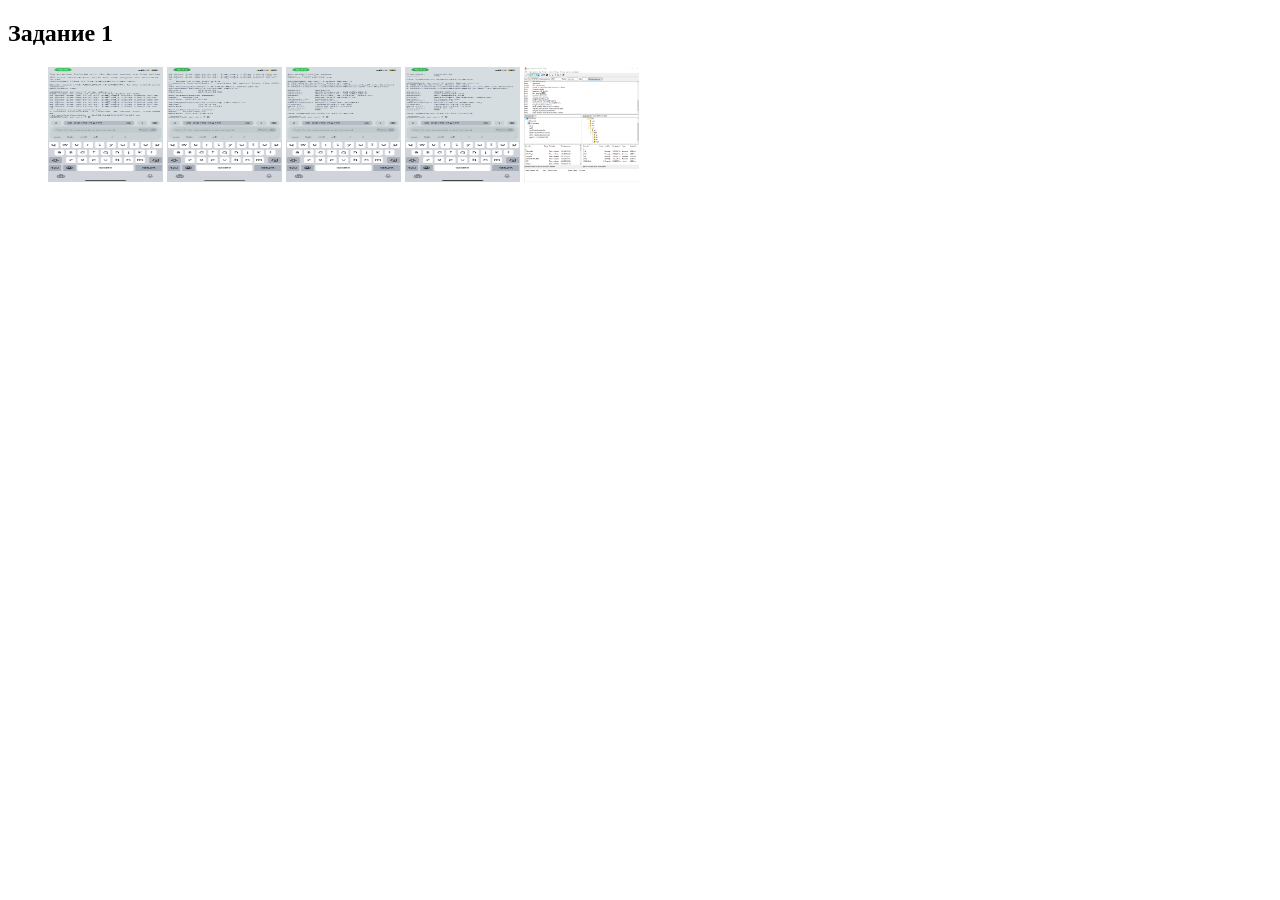
<file: lab1/index.html>
<!DOCTYPE html>
<html lang="en">
<head>
    <meta charset="UTF-8">
    <meta name="viewport" content="width=device-width, initial-scale=1.0">
    <title>Lab1</title>
</head>
<body>
    
<h2 id="top">Задание 1</h2>
    <ul>
        <img class="im1" src="im1.jpeg" alt="ПОМОГИТЕ" style="width:115px; height:115px;">
        <img class="im1" src="im2.jpeg" alt="ПОМОГИТЕ" style="width:115px; height:115px;">
        <img class="img-fluid" src="im3.jpeg" alt="ПОМОГИТЕ" style="width:115px; height:115px;">
        <img class="img-fluid" src="im4.jpeg" alt="ПОМОГИТЕ" style="width:115px; height:115px;">
        <img class="img-fluid" src="image.png" alt="ПОМОГИТЕ" style="width:115px; height:115px;">
    </ul>
  </body>
</html
</file>
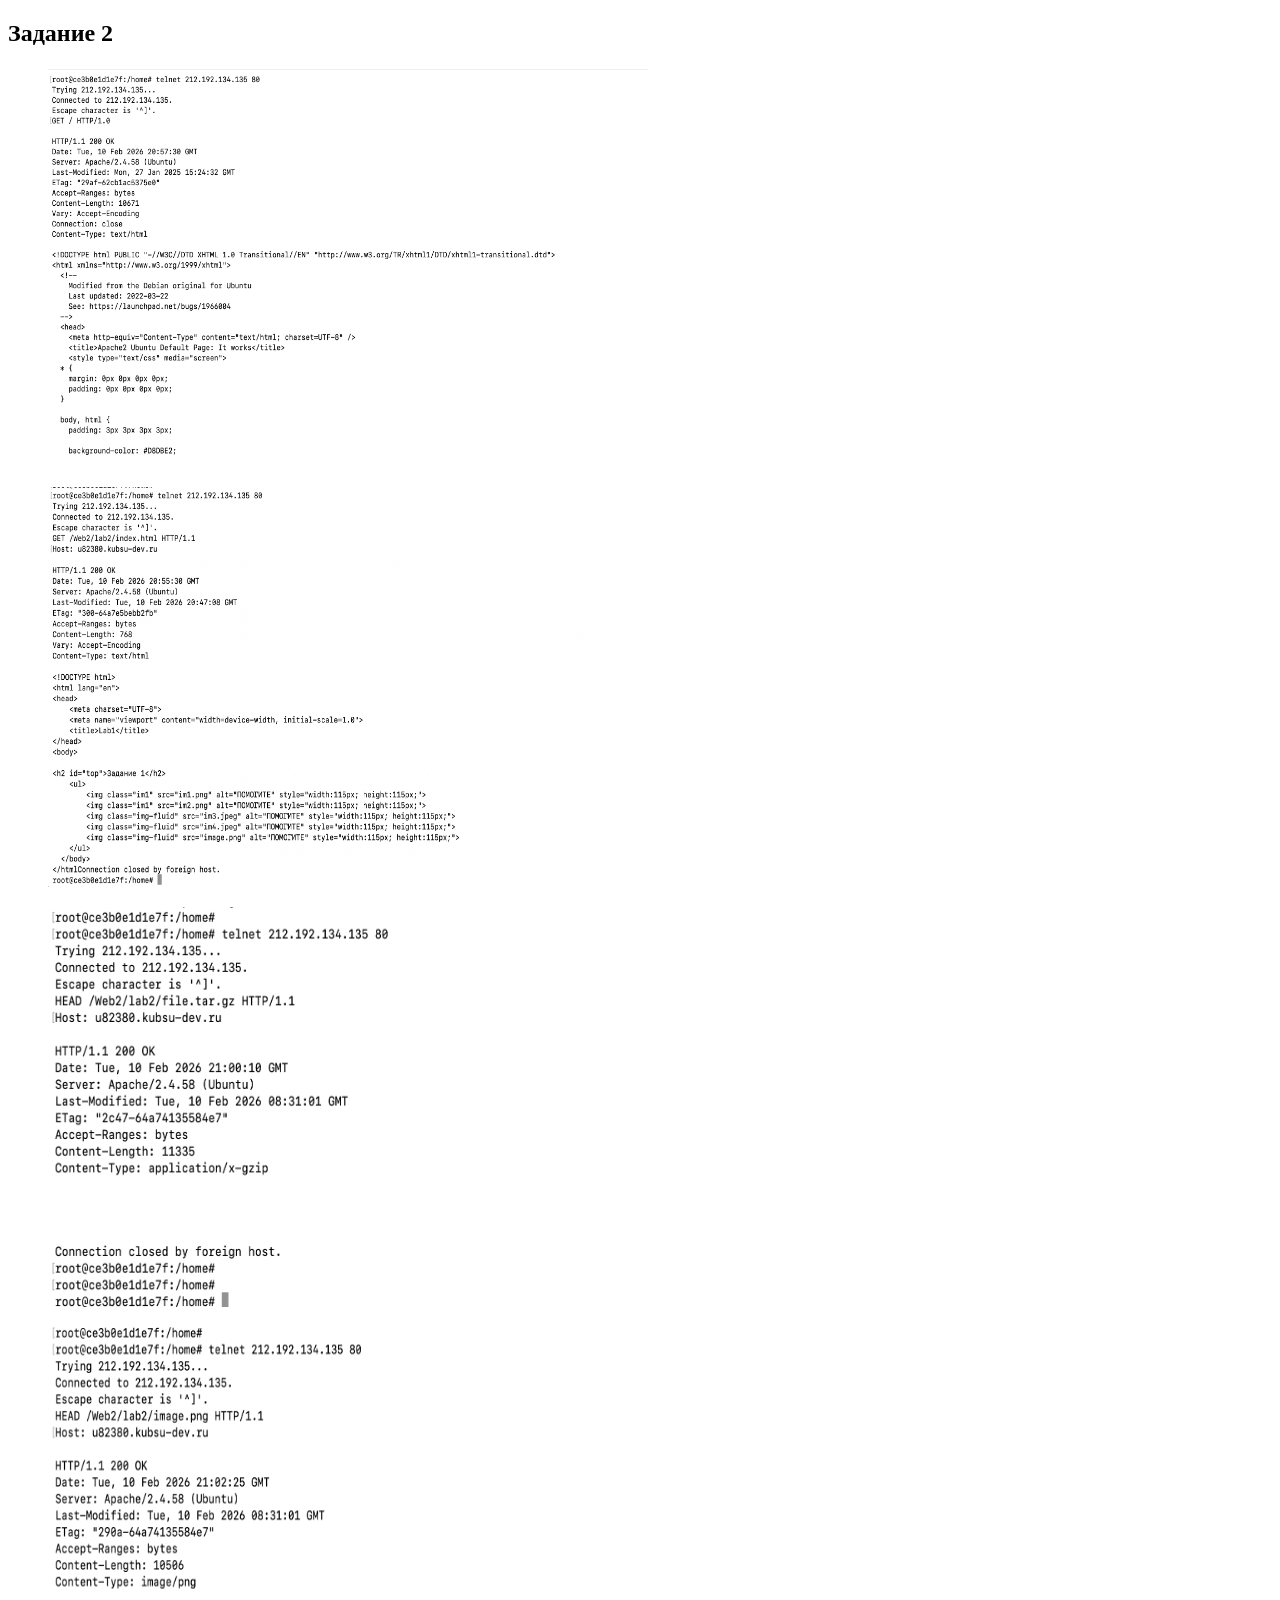
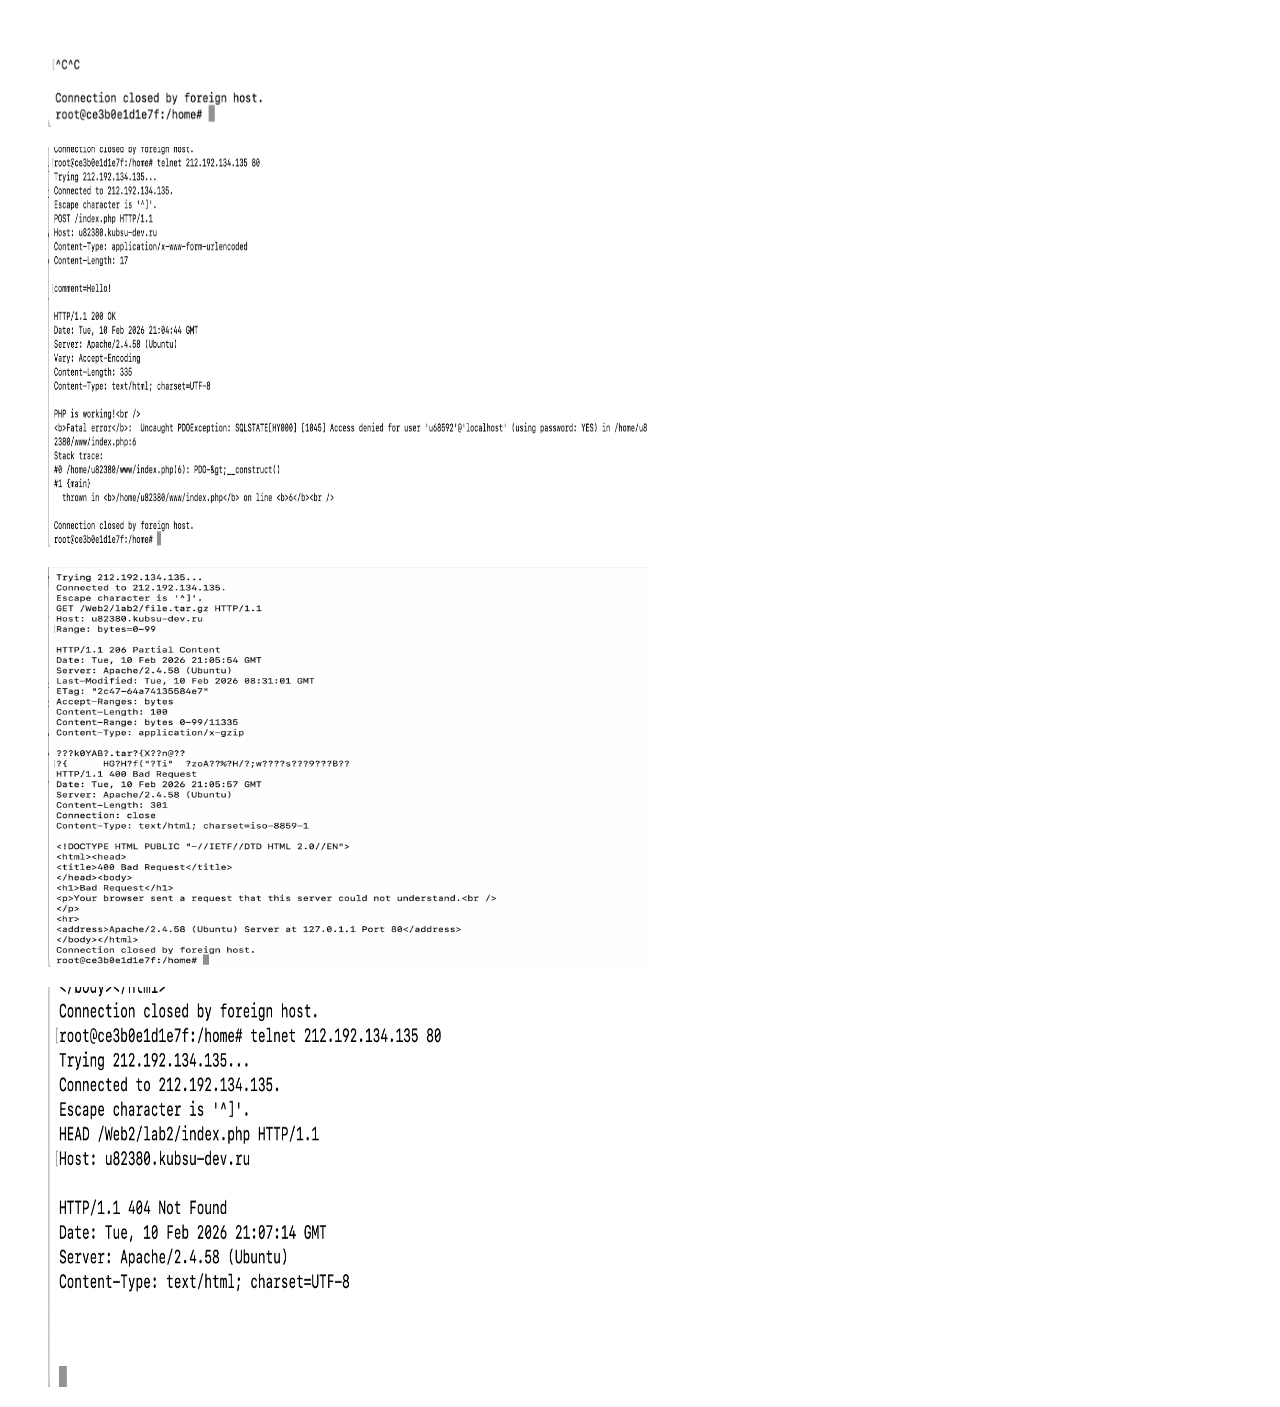
<file: lab2/index.html>
<!DOCTYPE html>
<html lang="en">
<head>
    <meta charset="UTF-8">
    <meta name="viewport" content="width=device-width, initial-scale=1.0">
    <title>Lab2</title>
</head>
<body>
    
<h2 id="top">Задание 2</h2>
    <ul>
        <img class="im1" src="im1.png" alt="ПОМОГИТЕ" style="width:600px; height:400px;">
    </ul>
    <ul>
        <img class="im1" src="im2.png" alt="ПОМОГИТЕ" style="width:600px; height:400px;">
    </ul>
    <ul>
        <img class="img-fluid" src="im3.png" alt="ПОМОГИТЕ" style="width:600px; height:400px;">
    </ul>
    <ul>
        <img class="img-fluid" src="im4.png" alt="ПОМОГИТЕ" style="width:600px; height:400px;">
    </ul>
    <ul>
        <img class="img-fluid" src="im5.png" alt="ПОМОГИТЕ" style="width:600px; height:400px;">
    </ul>
    <ul>
        <img class="img-fluid" src="im6.png" alt="ПОМОГИТЕ" style="width:600px; height:400px;">
    </ul>
    <ul>
        <img class="img-fluid" src="im7.png" alt="ПОМОГИТЕ" style="width:600px; height:400px;">
    </ul>
  </body>
</html
</file>
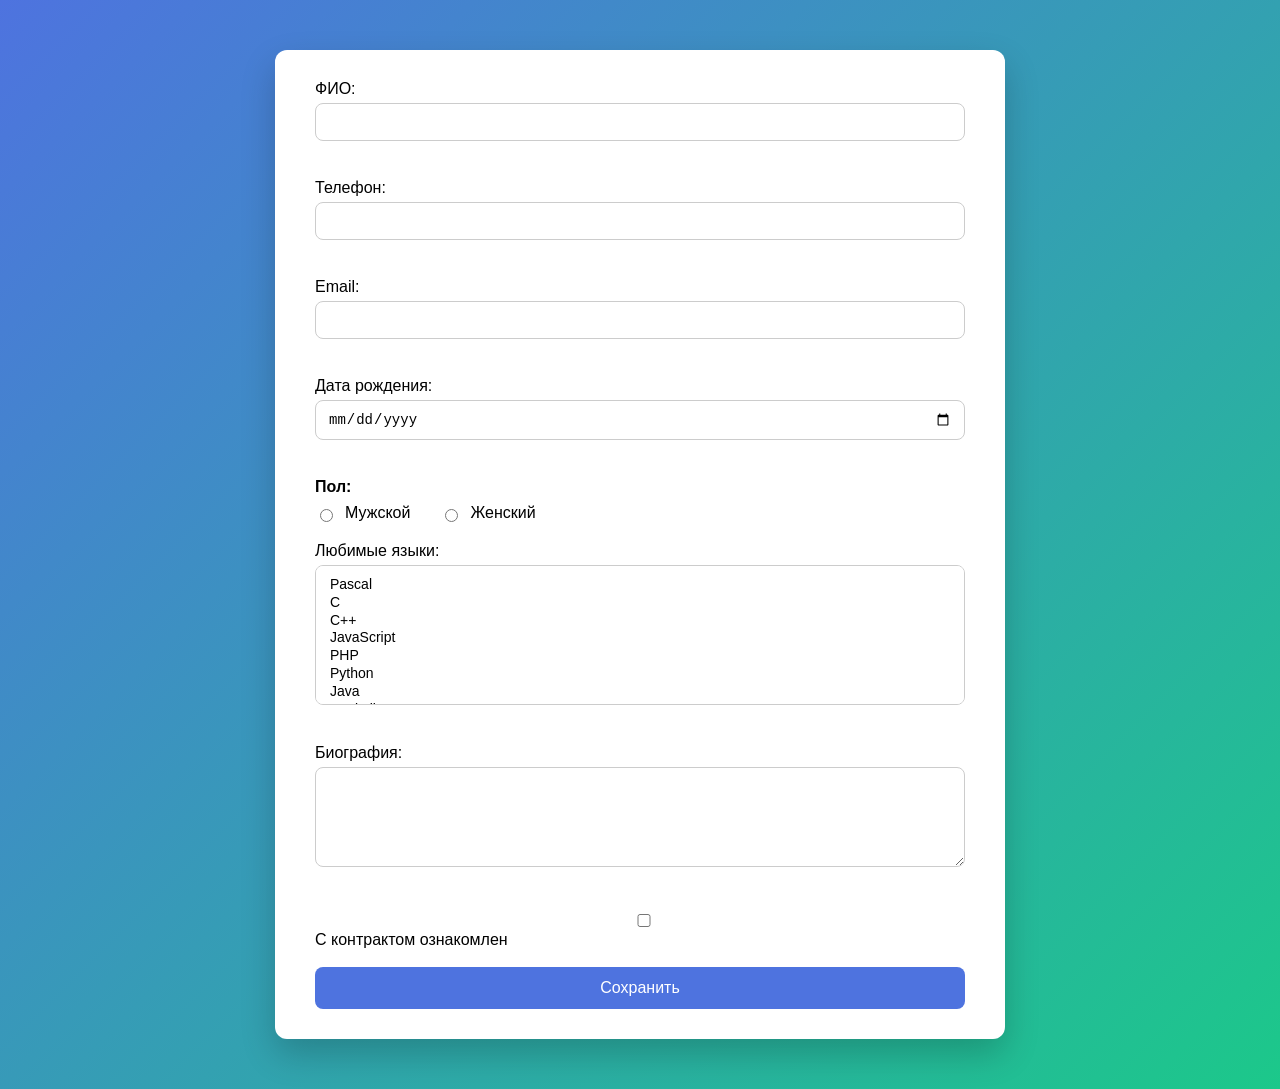
<file: lab4/index.html>
<!DOCTYPE html>
<html>
<head>
<meta charset="UTF-8">
<title>Задание 3</title>
<link rel="stylesheet" href="style.css">
</head>
<body>

<form action="submit.php" method="POST">

ФИО:<br>
<input type="text" name="fio" required><br><br>

Телефон:<br>
<input type="tel" name="phone" required><br><br>

Email:<br>
<input type="email" name="email" required><br><br>

Дата рождения:<br>
<input type="date" name="birthdate" required><br><br>

<div class="field">
<label>Пол:</label>
<div class="radio-group">
    <label class="radio-item">
        <input type="radio" name="gender" value="male" required> Мужской
    </label>
    <label class="radio-item">
        <input type="radio" name="gender" value="female"> Женский
    </label>
</div>
</div>
Любимые языки:<br>
<select name="languages[]" multiple required>
<option value="1">Pascal</option>
<option value="2">C</option>
<option value="3">C++</option>
<option value="4">JavaScript</option>
<option value="5">PHP</option>
<option value="6">Python</option>
<option value="7">Java</option>
<option value="8">Haskell</option>
<option value="9">Clojure</option>
<option value="10">Prolog</option>
<option value="11">Scala</option>
<option value="12">Go</option>
</select><br><br>

Биография:<br>
<textarea name="biography" required></textarea><br><br>

<input type="checkbox" name="contract" required> С контрактом ознакомлен<br><br>

<button type="submit">Сохранить</button>

</form>
</body>
</html>
</file>
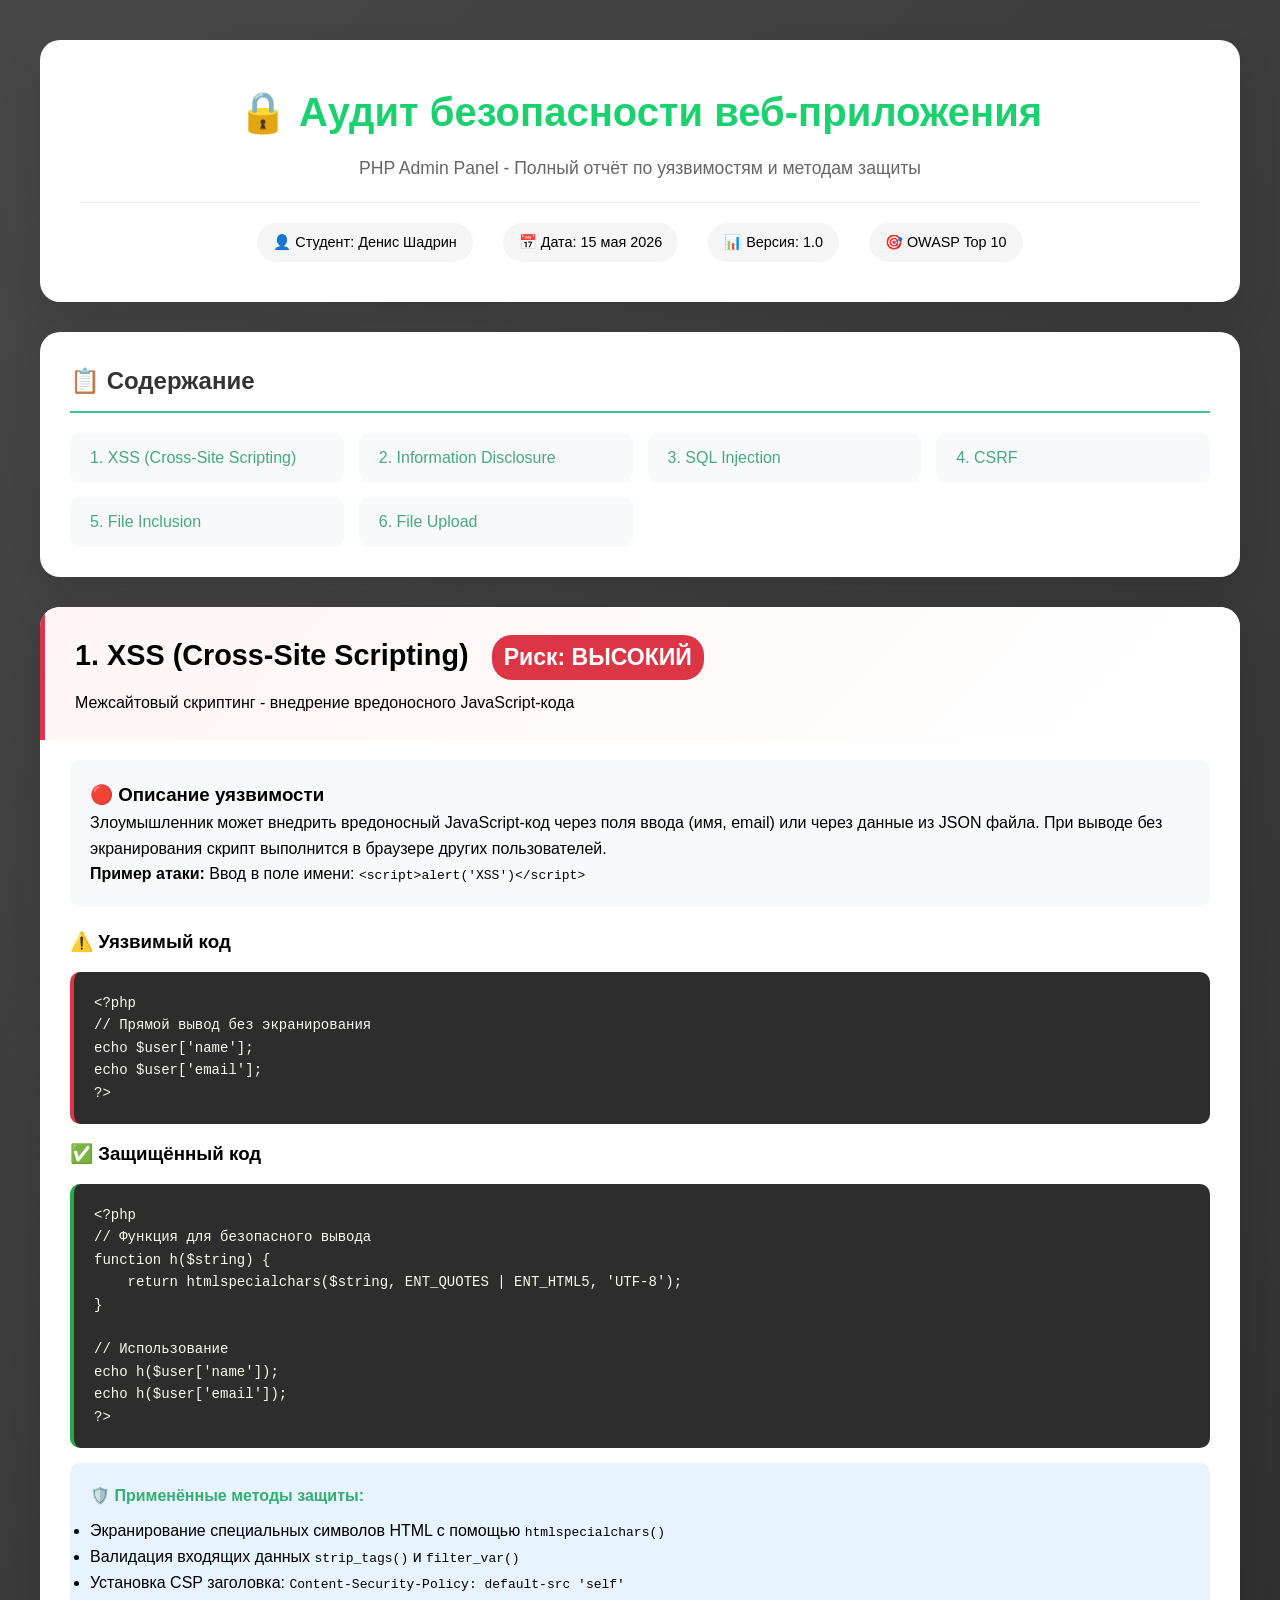
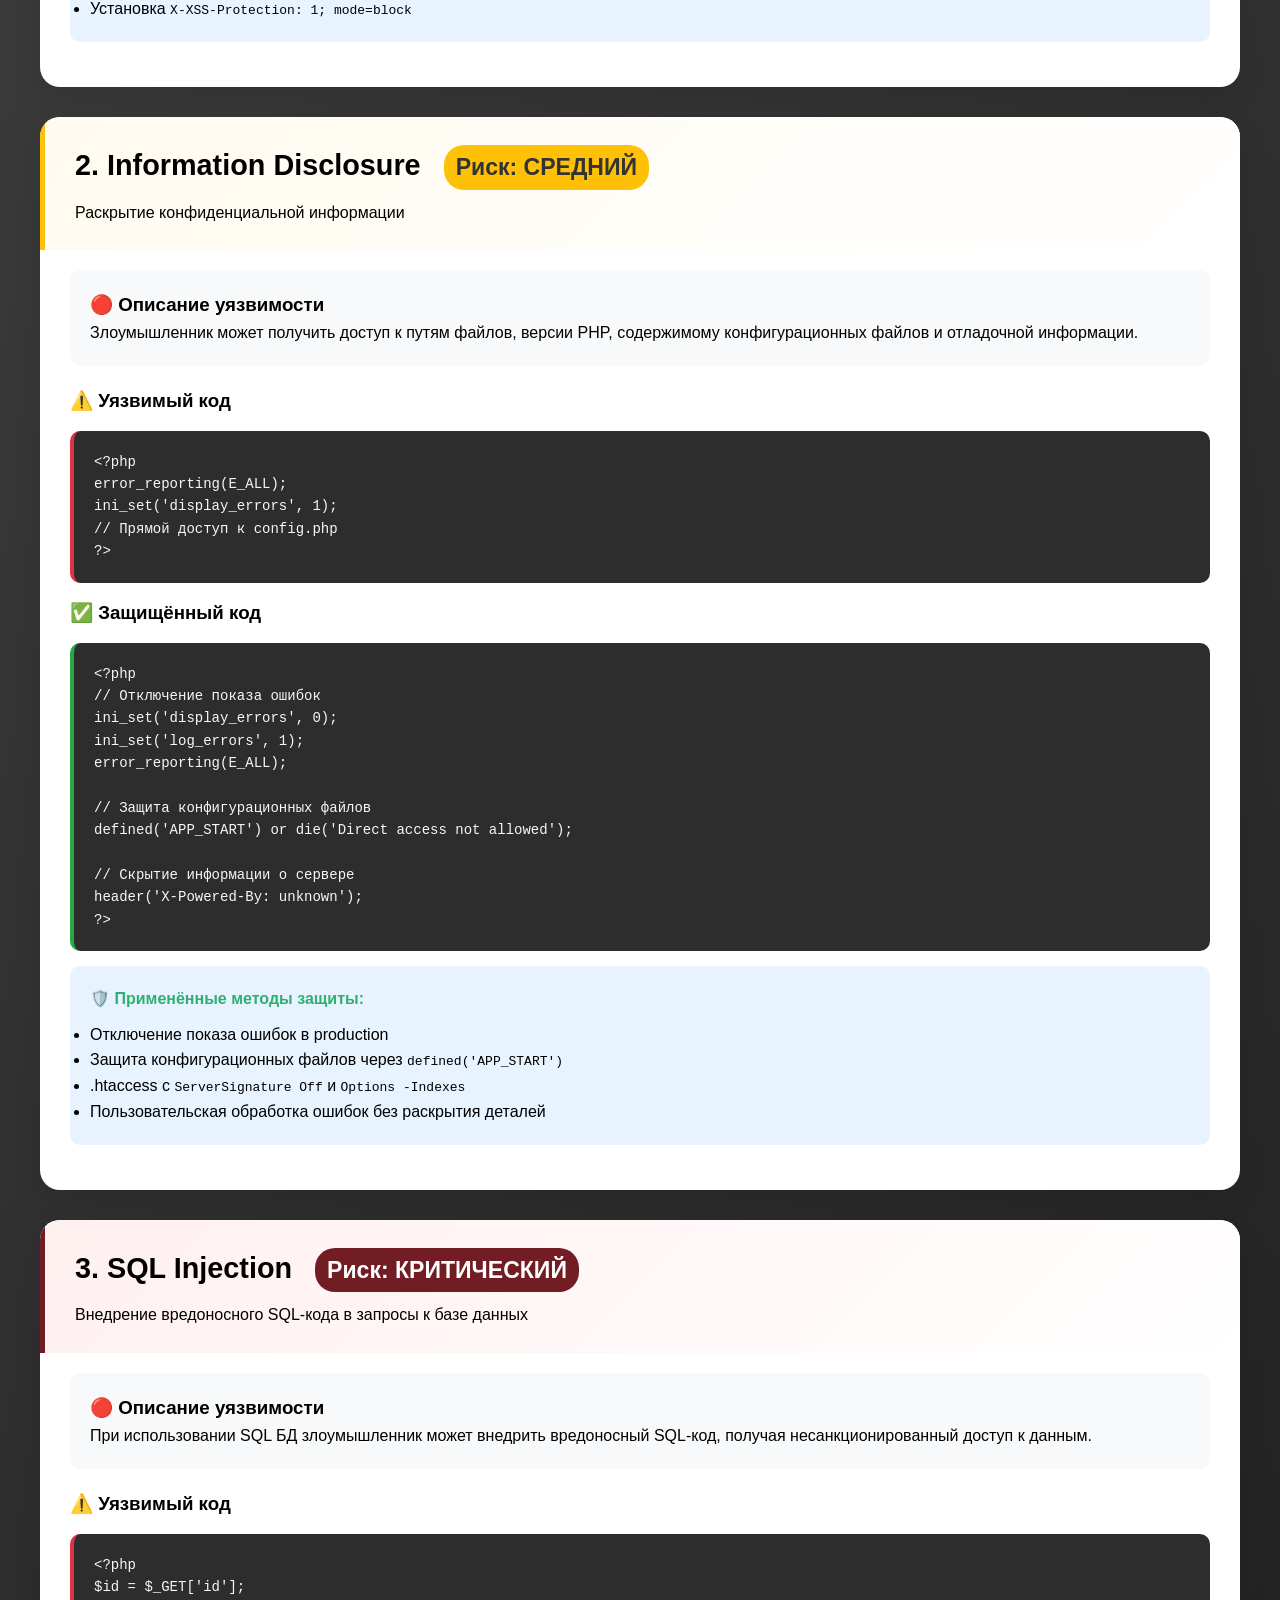
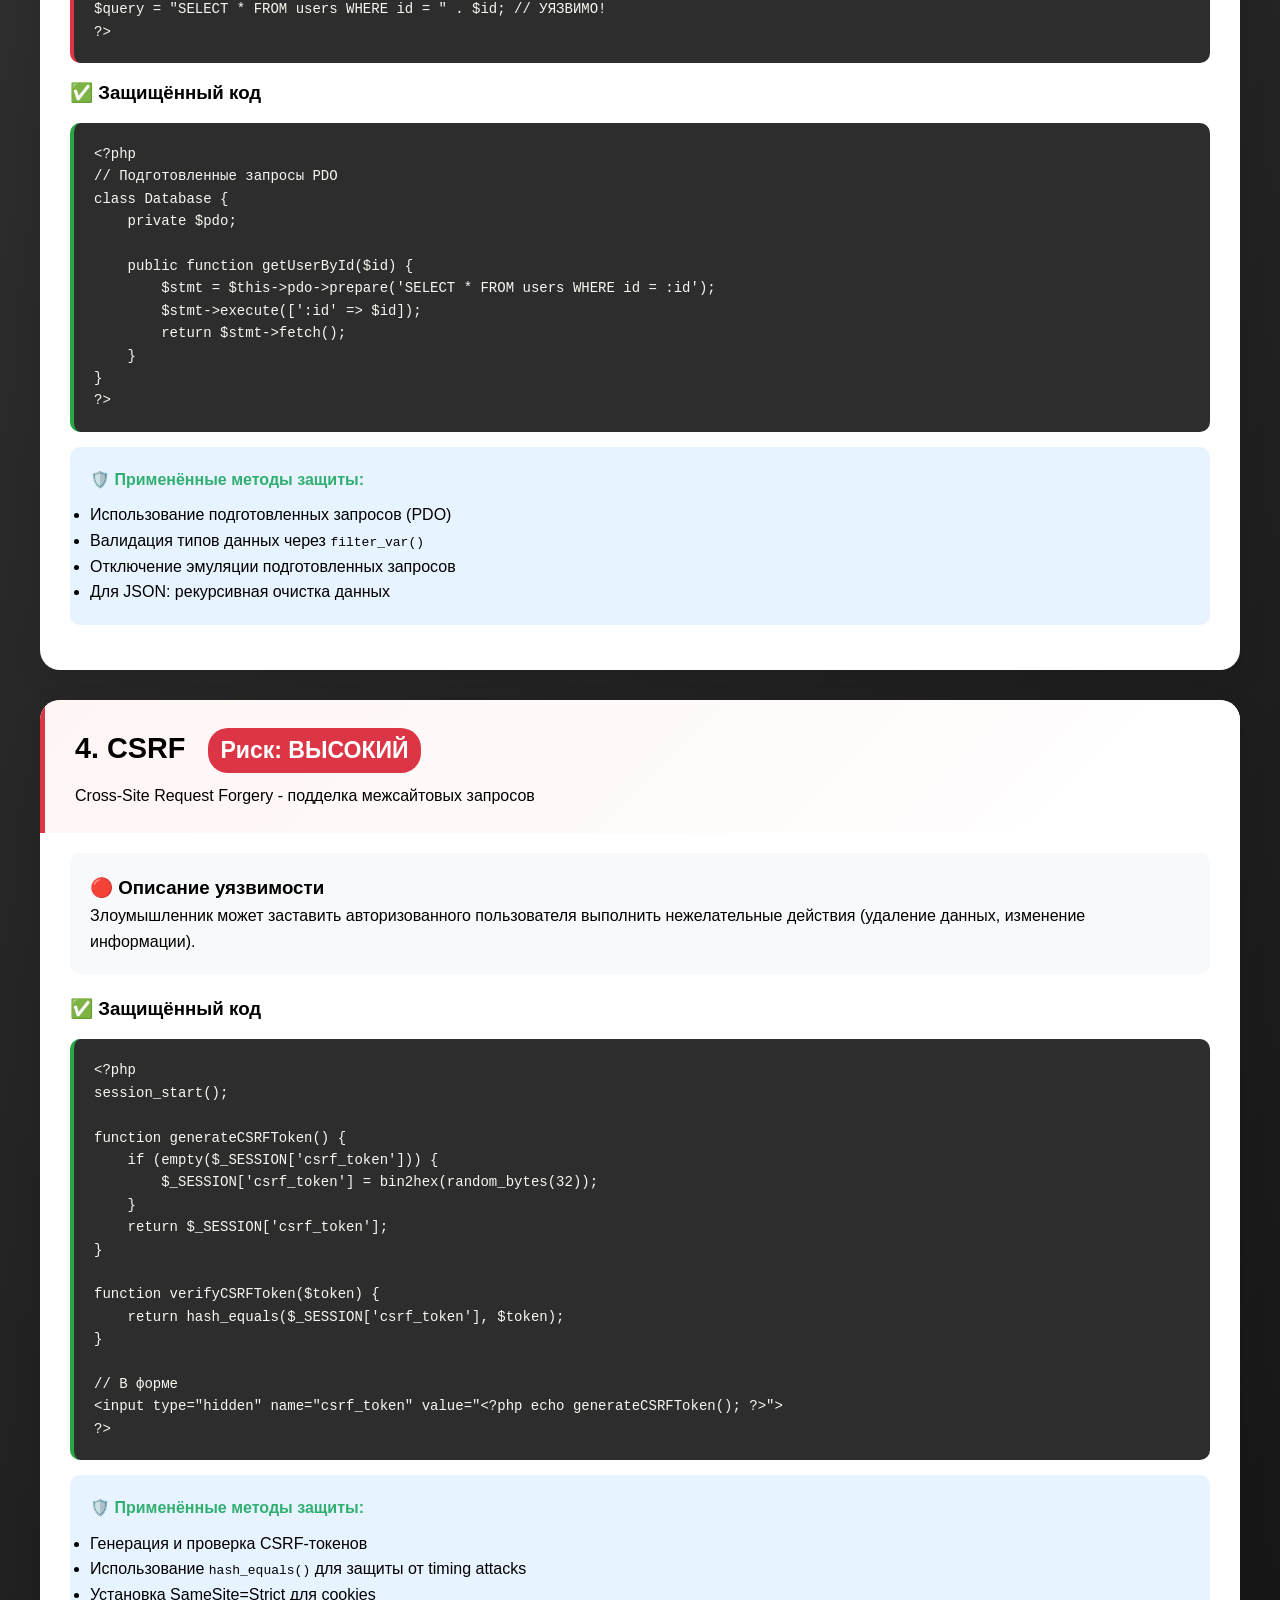
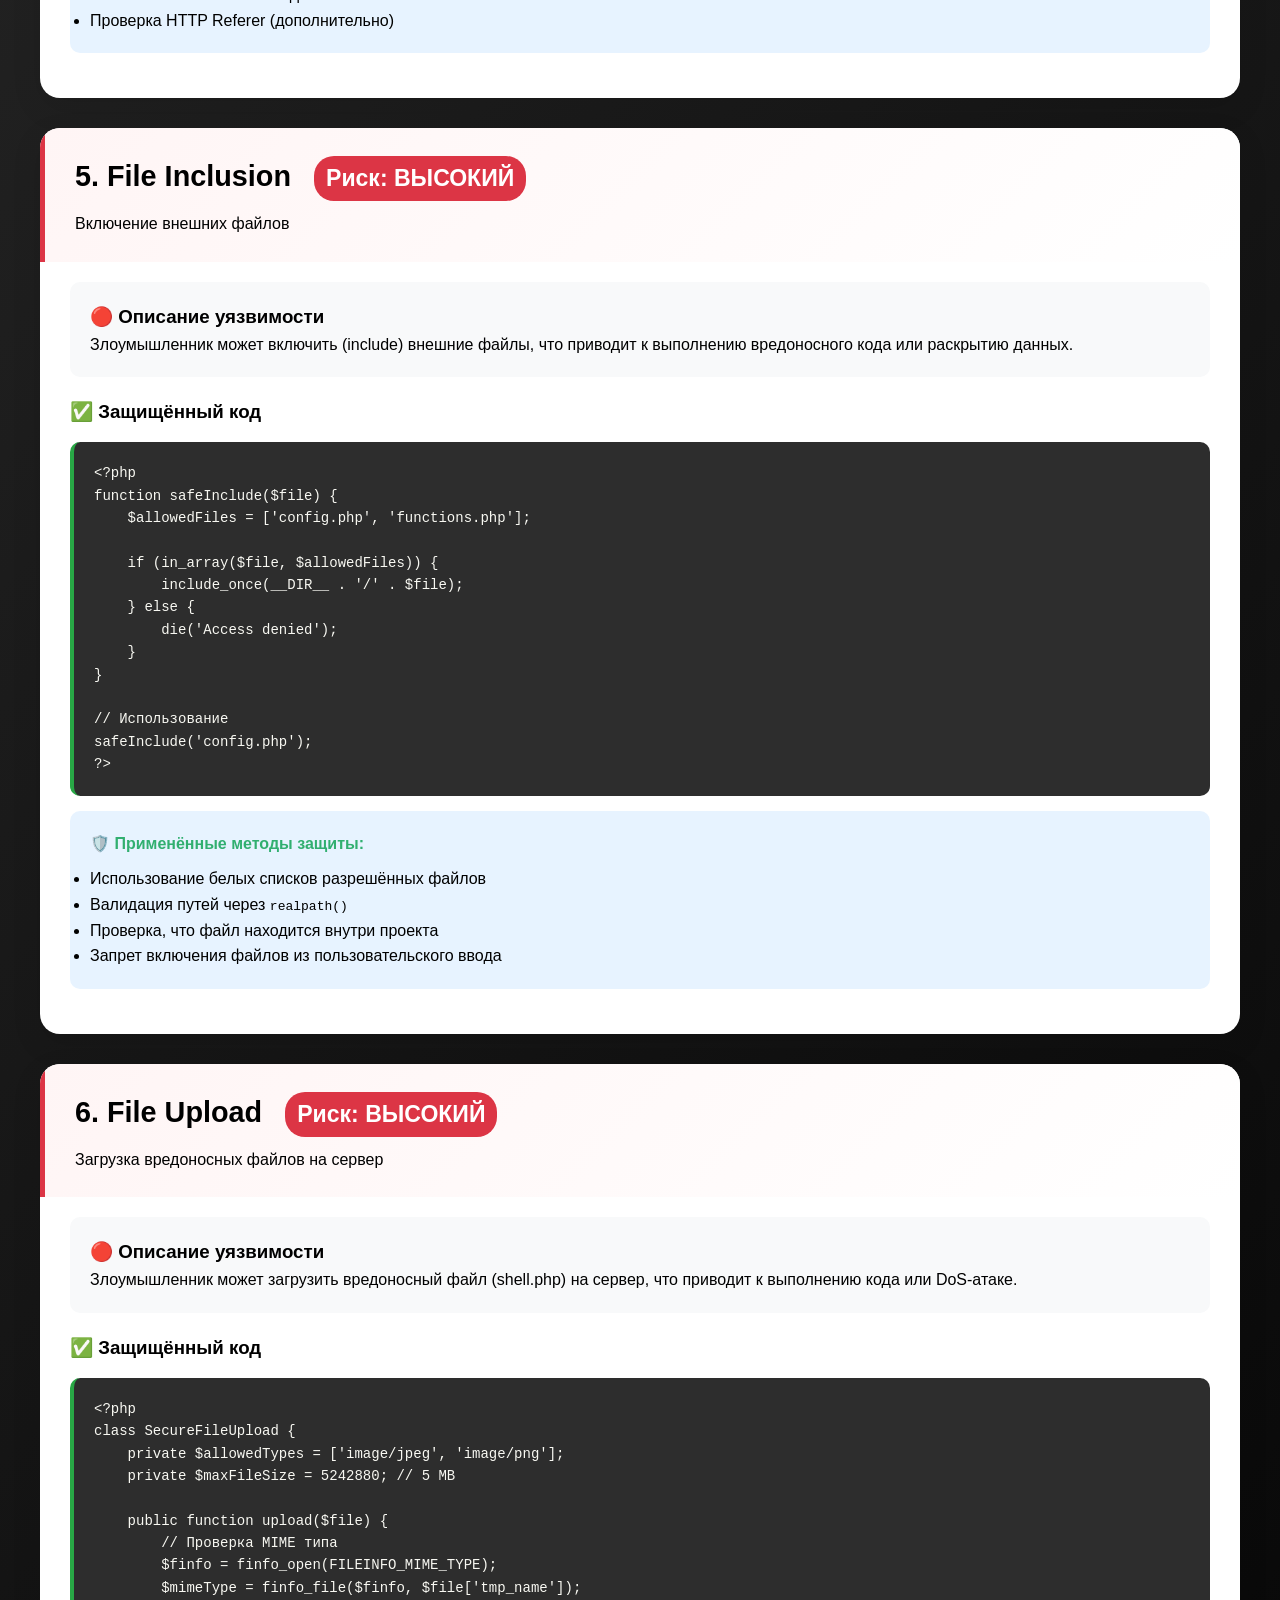
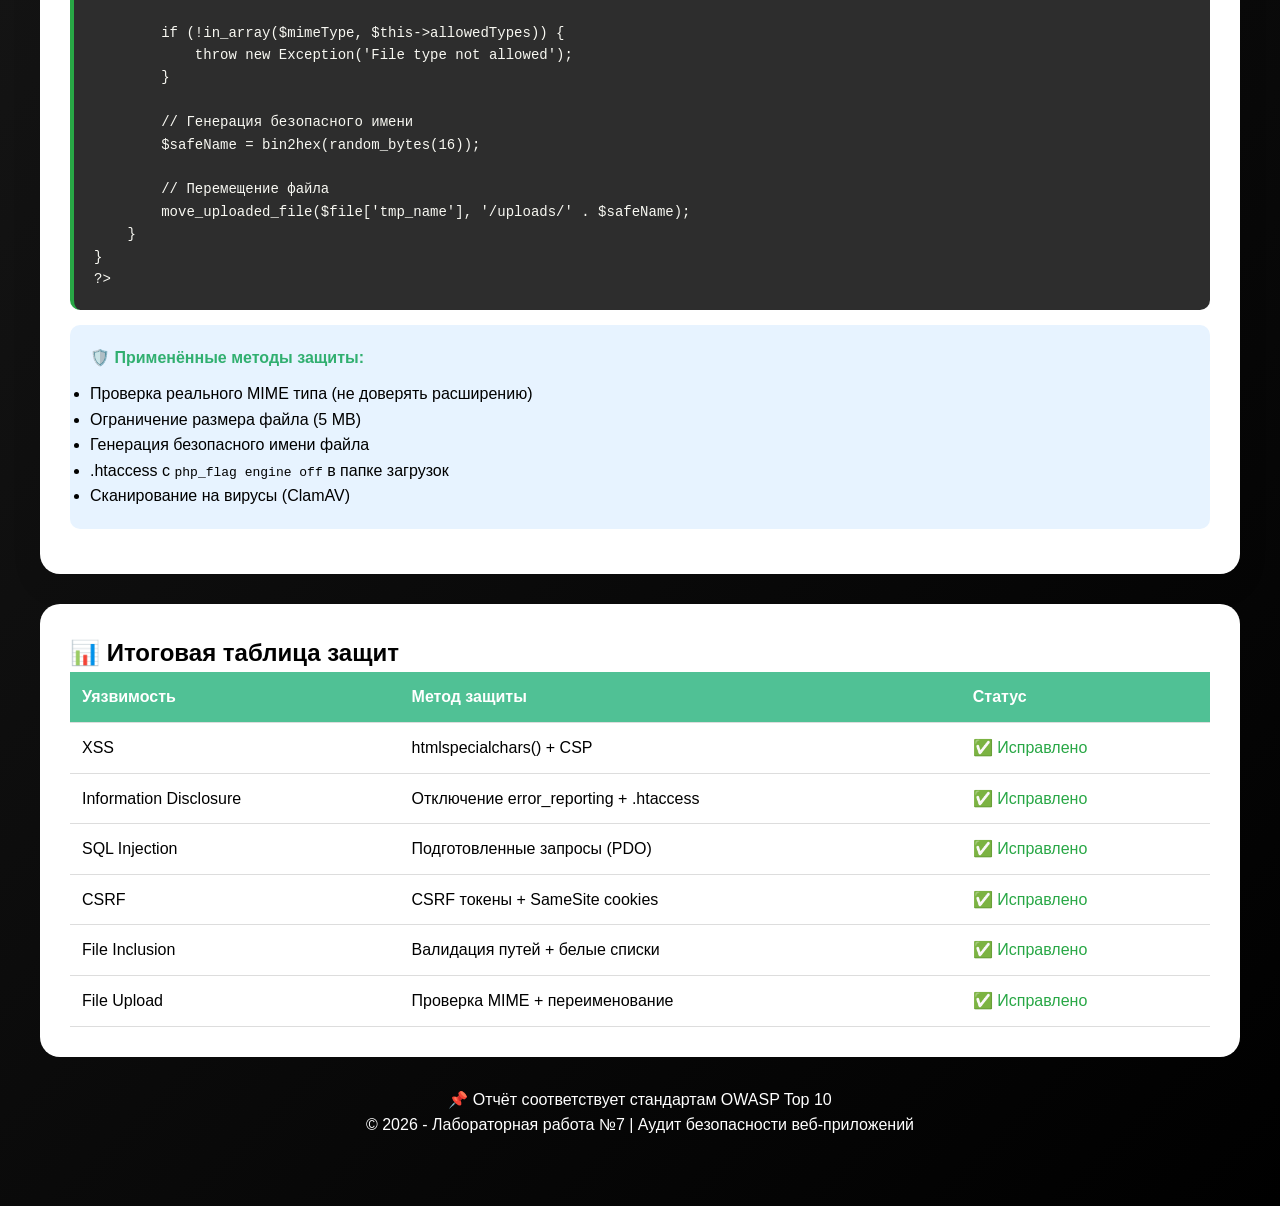
<file: lab7/audit.html>
<!doctype html>
<html lang="ru">
  <head>
    <meta charset="UTF-8" />
    <meta name="viewport" content="width=device-width, initial-scale=1.0" />
    <title>Аудит безопасности - Лабораторная работа №7</title>
    <style>
      * {
        margin: 0;
        padding: 0;
        box-sizing: border-box;
      }

      body {
        font-family:
          -apple-system, BlinkMacSystemFont, "Segoe UI", Roboto,
          "Helvetica Neue", Arial, sans-serif;
        background: linear-gradient(135deg, #474747 0%, #000000 100%);
        padding: 40px 20px;
        line-height: 1.6;
      }

      .container {
        max-width: 1200px;
        margin: 0 auto;
      }

      .header {
        background: white;
        border-radius: 20px;
        padding: 40px;
        margin-bottom: 30px;
        text-align: center;
        box-shadow: 0 20px 40px rgba(0, 0, 0, 0.1);
      }

      .header h1 {
        font-size: 2.5em;
        color: #1ad06f;
        margin-bottom: 10px;
      }

      .header .subtitle {
        color: #666;
        font-size: 1.1em;
      }

      .meta-info {
        margin-top: 20px;
        padding-top: 20px;
        border-top: 1px solid #eee;
        display: flex;
        justify-content: center;
        gap: 30px;
        flex-wrap: wrap;
      }

      .meta-item {
        background: #f5f5f5;
        padding: 8px 16px;
        border-radius: 20px;
        font-size: 0.9em;
      }

      .toc {
        background: white;
        border-radius: 20px;
        padding: 30px;
        margin-bottom: 30px;
        box-shadow: 0 10px 30px rgba(0, 0, 0, 0.1);
      }

      .toc h2 {
        color: #333;
        margin-bottom: 20px;
        padding-bottom: 10px;
        border-bottom: 2px solid #45c18b;
      }

      .toc-grid {
        display: grid;
        grid-template-columns: repeat(auto-fit, minmax(250px, 1fr));
        gap: 15px;
      }

      .toc-item {
        background: #f8f9fa;
        padding: 12px 20px;
        border-radius: 10px;
        text-decoration: none;
        color: #47a77f;
        font-weight: 500;
        transition: all 0.3s;
        display: block;
      }

      .toc-item:hover {
        background: #53aa69;
        color: white;
        transform: translateX(5px);
      }

      .vulnerability-card {
        background: white;
        border-radius: 20px;
        margin-bottom: 30px;
        overflow: hidden;
        box-shadow: 0 10px 30px rgba(0, 0, 0, 0.1);
        transition: transform 0.3s;
      }

      .vulnerability-card:hover {
        transform: translateY(-5px);
      }

      .card-header {
        padding: 25px 30px;
        border-left: 5px solid;
      }

      .risk-high {
        border-left-color: #dc3545;
        background: linear-gradient(135deg, #fff5f5 0%, #ffffff 100%);
      }

      .risk-medium {
        border-left-color: #ffc107;
        background: linear-gradient(135deg, #fffbf0 0%, #ffffff 100%);
      }

      .risk-critical {
        border-left-color: #721c24;
        background: linear-gradient(135deg, #fff0f0 0%, #ffffff 100%);
      }

      .card-header h2 {
        font-size: 1.8em;
        margin-bottom: 10px;
      }

      .risk-badge {
        display: inline-block;
        padding: 4px 12px;
        border-radius: 20px;
        font-size: 0.8em;
        font-weight: bold;
        margin-left: 15px;
      }

      .risk-high-badge {
        background: #dc3545;
        color: white;
      }

      .risk-medium-badge {
        background: #ffc107;
        color: #333;
      }

      .risk-critical-badge {
        background: #721c24;
        color: white;
      }

      .card-body {
        padding: 0 30px 30px 30px;
      }

      .vuln-description {
        background: #f8f9fa;
        padding: 20px;
        border-radius: 10px;
        margin: 20px 0;
      }

      .code-block {
        background: #2d2d2d;
        color: #f8f8f2;
        padding: 20px;
        border-radius: 10px;
        overflow-x: auto;
        margin: 15px 0;
        font-family: "Courier New", Courier, monospace;
        font-size: 14px;
      }

      .code-block pre {
        margin: 0;
        white-space: pre-wrap;
        word-wrap: break-word;
      }

      .bad-code {
        border-left: 4px solid #dc3545;
        background: #2d2d2d;
      }

      .good-code {
        border-left: 4px solid #28a745;
        background: #2d2d2d;
      }

      .badge {
        display: inline-block;
        padding: 4px 12px;
        border-radius: 20px;
        font-size: 0.85em;
        margin-right: 10px;
      }

      .badge-danger {
        background: #dc3545;
        color: white;
      }

      .badge-success {
        background: #28a745;
        color: white;
      }

      .method-list {
        background: #e7f3ff;
        padding: 20px;
        border-radius: 10px;
        margin: 15px 0;
      }

      .method-list h4 {
        color: #31af70;
        margin-bottom: 10px;
      }

      .summary-table {
        background: white;
        border-radius: 20px;
        padding: 30px;
        margin-top: 30px;
        overflow-x: auto;
      }

      table {
        width: 100%;
        border-collapse: collapse;
      }

      th,
      td {
        padding: 12px;
        text-align: left;
        border-bottom: 1px solid #ddd;
      }

      th {
        background: #50c195;
        color: white;
      }

      tr:hover {
        background: #f5f5f5;
      }

      .footer {
        text-align: center;
        padding: 30px;
        color: white;
      }

      @media (max-width: 768px) {
        .container {
          padding: 0;
        }

        .card-header h2 {
          font-size: 1.3em;
        }

        .code-block {
          font-size: 12px;
        }
      }
    </style>
  </head>
  <body>
    <div class="container">
      <div class="header">
        <h1>🔒 Аудит безопасности веб-приложения</h1>
        <p class="subtitle">
          PHP Admin Panel - Полный отчёт по уязвимостям и методам защиты
        </p>
        <div class="meta-info">
          <div class="meta-item">👤 Студент: Денис Шадрин</div>
          <div class="meta-item">📅 Дата: 15 мая 2026</div>
          <div class="meta-item">📊 Версия: 1.0</div>
          <div class="meta-item">🎯 OWASP Top 10</div>
        </div>
      </div>

      <div class="toc">
        <h2>📋 Содержание</h2>
        <div class="toc-grid">
          <a href="#xss" class="toc-item">1. XSS (Cross-Site Scripting)</a>
          <a href="#info-disclosure" class="toc-item"
            >2. Information Disclosure</a
          >
          <a href="#sql-injection" class="toc-item">3. SQL Injection</a>
          <a href="#csrf" class="toc-item">4. CSRF</a>
          <a href="#file-inclusion" class="toc-item">5. File Inclusion</a>
          <a href="#file-upload" class="toc-item">6. File Upload</a>
        </div>
      </div>

      <!-- 1. XSS -->
      <div id="xss" class="vulnerability-card">
        <div class="card-header risk-high">
          <h2>
            1. XSS (Cross-Site Scripting)
            <span class="risk-badge risk-high-badge">Риск: ВЫСОКИЙ</span>
          </h2>
          <p>Межсайтовый скриптинг - внедрение вредоносного JavaScript-кода</p>
        </div>
        <div class="card-body">
          <div class="vuln-description">
            <h3>🔴 Описание уязвимости</h3>
            <p>
              Злоумышленник может внедрить вредоносный JavaScript-код через поля
              ввода (имя, email) или через данные из JSON файла. При выводе без
              экранирования скрипт выполнится в браузере других пользователей.
            </p>
            <p>
              <strong>Пример атаки:</strong> Ввод в поле имени:
              <code>&lt;script&gt;alert('XSS')&lt;/script&gt;</code>
            </p>
          </div>

          <h3>⚠️ Уязвимый код</h3>
          <div class="code-block bad-code">
            <pre>
&lt;?php
// Прямой вывод без экранирования
echo $user['name'];
echo $user['email'];
?&gt;</pre
            >
          </div>

          <h3>✅ Защищённый код</h3>
          <div class="code-block good-code">
            <pre>
&lt;?php
// Функция для безопасного вывода
function h($string) {
    return htmlspecialchars($string, ENT_QUOTES | ENT_HTML5, 'UTF-8');
}

// Использование
echo h($user['name']);
echo h($user['email']);
?&gt;</pre
            >
          </div>

          <div class="method-list">
            <h4>🛡️ Применённые методы защиты:</h4>
            <ul>
              <li>
                Экранирование специальных символов HTML с помощью
                <code>htmlspecialchars()</code>
              </li>
              <li>
                Валидация входящих данных <code>strip_tags()</code> и
                <code>filter_var()</code>
              </li>
              <li>
                Установка CSP заголовка:
                <code>Content-Security-Policy: default-src 'self'</code>
              </li>
              <li>Установка <code>X-XSS-Protection: 1; mode=block</code></li>
            </ul>
          </div>
        </div>
      </div>

      <!-- 2. Information Disclosure -->
      <div id="info-disclosure" class="vulnerability-card">
        <div class="card-header risk-medium">
          <h2>
            2. Information Disclosure
            <span class="risk-badge risk-medium-badge">Риск: СРЕДНИЙ</span>
          </h2>
          <p>Раскрытие конфиденциальной информации</p>
        </div>
        <div class="card-body">
          <div class="vuln-description">
            <h3>🔴 Описание уязвимости</h3>
            <p>
              Злоумышленник может получить доступ к путям файлов, версии PHP,
              содержимому конфигурационных файлов и отладочной информации.
            </p>
          </div>

          <h3>⚠️ Уязвимый код</h3>
          <div class="code-block bad-code">
            <pre>
&lt;?php
error_reporting(E_ALL);
ini_set('display_errors', 1);
// Прямой доступ к config.php
?&gt;</pre
            >
          </div>

          <h3>✅ Защищённый код</h3>
          <div class="code-block good-code">
            <pre>
&lt;?php
// Отключение показа ошибок
ini_set('display_errors', 0);
ini_set('log_errors', 1);
error_reporting(E_ALL);

// Защита конфигурационных файлов
defined('APP_START') or die('Direct access not allowed');

// Скрытие информации о сервере
header('X-Powered-By: unknown');
?&gt;</pre
            >
          </div>

          <div class="method-list">
            <h4>🛡️ Применённые методы защиты:</h4>
            <ul>
              <li>Отключение показа ошибок в production</li>
              <li>
                Защита конфигурационных файлов через
                <code>defined('APP_START')</code>
              </li>
              <li>
                .htaccess с <code>ServerSignature Off</code> и
                <code>Options -Indexes</code>
              </li>
              <li>Пользовательская обработка ошибок без раскрытия деталей</li>
            </ul>
          </div>
        </div>
      </div>

      <!-- 3. SQL Injection -->
      <div id="sql-injection" class="vulnerability-card">
        <div class="card-header risk-critical">
          <h2>
            3. SQL Injection
            <span class="risk-badge risk-critical-badge"
              >Риск: КРИТИЧЕСКИЙ</span
            >
          </h2>
          <p>Внедрение вредоносного SQL-кода в запросы к базе данных</p>
        </div>
        <div class="card-body">
          <div class="vuln-description">
            <h3>🔴 Описание уязвимости</h3>
            <p>
              При использовании SQL БД злоумышленник может внедрить вредоносный
              SQL-код, получая несанкционированный доступ к данным.
            </p>
          </div>

          <h3>⚠️ Уязвимый код</h3>
          <div class="code-block bad-code">
            <pre>
&lt;?php
$id = $_GET['id'];
$query = "SELECT * FROM users WHERE id = " . $id; // УЯЗВИМО!
?&gt;</pre
            >
          </div>

          <h3>✅ Защищённый код</h3>
          <div class="code-block good-code">
            <pre>
&lt;?php
// Подготовленные запросы PDO
class Database {
    private $pdo;
    
    public function getUserById($id) {
        $stmt = $this->pdo->prepare('SELECT * FROM users WHERE id = :id');
        $stmt->execute([':id' => $id]);
        return $stmt->fetch();
    }
}
?&gt;</pre
            >
          </div>

          <div class="method-list">
            <h4>🛡️ Применённые методы защиты:</h4>
            <ul>
              <li>Использование подготовленных запросов (PDO)</li>
              <li>Валидация типов данных через <code>filter_var()</code></li>
              <li>Отключение эмуляции подготовленных запросов</li>
              <li>Для JSON: рекурсивная очистка данных</li>
            </ul>
          </div>
        </div>
      </div>

      <!-- 4. CSRF -->
      <div id="csrf" class="vulnerability-card">
        <div class="card-header risk-high">
          <h2>
            4. CSRF
            <span class="risk-badge risk-high-badge">Риск: ВЫСОКИЙ</span>
          </h2>
          <p>Cross-Site Request Forgery - подделка межсайтовых запросов</p>
        </div>
        <div class="card-body">
          <div class="vuln-description">
            <h3>🔴 Описание уязвимости</h3>
            <p>
              Злоумышленник может заставить авторизованного пользователя
              выполнить нежелательные действия (удаление данных, изменение
              информации).
            </p>
          </div>

          <h3>✅ Защищённый код</h3>
          <div class="code-block good-code">
            <pre>
&lt;?php
session_start();

function generateCSRFToken() {
    if (empty($_SESSION['csrf_token'])) {
        $_SESSION['csrf_token'] = bin2hex(random_bytes(32));
    }
    return $_SESSION['csrf_token'];
}

function verifyCSRFToken($token) {
    return hash_equals($_SESSION['csrf_token'], $token);
}

// В форме
&lt;input type="hidden" name="csrf_token" value="&lt;?php echo generateCSRFToken(); ?&gt;"&gt;
?&gt;</pre
            >
          </div>

          <div class="method-list">
            <h4>🛡️ Применённые методы защиты:</h4>
            <ul>
              <li>Генерация и проверка CSRF-токенов</li>
              <li>
                Использование <code>hash_equals()</code> для защиты от timing
                attacks
              </li>
              <li>Установка SameSite=Strict для cookies</li>
              <li>Проверка HTTP Referer (дополнительно)</li>
            </ul>
          </div>
        </div>
      </div>

      <!-- 5. File Inclusion -->
      <div id="file-inclusion" class="vulnerability-card">
        <div class="card-header risk-high">
          <h2>
            5. File Inclusion
            <span class="risk-badge risk-high-badge">Риск: ВЫСОКИЙ</span>
          </h2>
          <p>Включение внешних файлов</p>
        </div>
        <div class="card-body">
          <div class="vuln-description">
            <h3>🔴 Описание уязвимости</h3>
            <p>
              Злоумышленник может включить (include) внешние файлы, что приводит
              к выполнению вредоносного кода или раскрытию данных.
            </p>
          </div>

          <h3>✅ Защищённый код</h3>
          <div class="code-block good-code">
            <pre>
&lt;?php
function safeInclude($file) {
    $allowedFiles = ['config.php', 'functions.php'];
    
    if (in_array($file, $allowedFiles)) {
        include_once(__DIR__ . '/' . $file);
    } else {
        die('Access denied');
    }
}

// Использование
safeInclude('config.php');
?&gt;</pre
            >
          </div>

          <div class="method-list">
            <h4>🛡️ Применённые методы защиты:</h4>
            <ul>
              <li>Использование белых списков разрешённых файлов</li>
              <li>Валидация путей через <code>realpath()</code></li>
              <li>Проверка, что файл находится внутри проекта</li>
              <li>Запрет включения файлов из пользовательского ввода</li>
            </ul>
          </div>
        </div>
      </div>

      <!-- 6. File Upload -->
      <div id="file-upload" class="vulnerability-card">
        <div class="card-header risk-high">
          <h2>
            6. File Upload
            <span class="risk-badge risk-high-badge">Риск: ВЫСОКИЙ</span>
          </h2>
          <p>Загрузка вредоносных файлов на сервер</p>
        </div>
        <div class="card-body">
          <div class="vuln-description">
            <h3>🔴 Описание уязвимости</h3>
            <p>
              Злоумышленник может загрузить вредоносный файл (shell.php) на
              сервер, что приводит к выполнению кода или DoS-атаке.
            </p>
          </div>

          <h3>✅ Защищённый код</h3>
          <div class="code-block good-code">
            <pre>
&lt;?php
class SecureFileUpload {
    private $allowedTypes = ['image/jpeg', 'image/png'];
    private $maxFileSize = 5242880; // 5 MB
    
    public function upload($file) {
        // Проверка MIME типа
        $finfo = finfo_open(FILEINFO_MIME_TYPE);
        $mimeType = finfo_file($finfo, $file['tmp_name']);
        
        if (!in_array($mimeType, $this->allowedTypes)) {
            throw new Exception('File type not allowed');
        }
        
        // Генерация безопасного имени
        $safeName = bin2hex(random_bytes(16));
        
        // Перемещение файла
        move_uploaded_file($file['tmp_name'], '/uploads/' . $safeName);
    }
}
?&gt;</pre
            >
          </div>

          <div class="method-list">
            <h4>🛡️ Применённые методы защиты:</h4>
            <ul>
              <li>Проверка реального MIME типа (не доверять расширению)</li>
              <li>Ограничение размера файла (5 MB)</li>
              <li>Генерация безопасного имени файла</li>
              <li>
                .htaccess с <code>php_flag engine off</code> в папке загрузок
              </li>
              <li>Сканирование на вирусы (ClamAV)</li>
            </ul>
          </div>
        </div>
      </div>

      <!-- Итоговая таблица -->
      <div class="summary-table">
        <h2>📊 Итоговая таблица защит</h2>
        <table>
          <thead>
            <tr>
              <th>Уязвимость</th>
              <th>Метод защиты</th>
              <th>Статус</th>
            </tr>
          </thead>
          <tbody>
            <tr>
              <td>XSS</td>
              <td>htmlspecialchars() + CSP</td>
              <td style="color: #28a745">✅ Исправлено</td>
            </tr>
            <tr>
              <td>Information Disclosure</td>
              <td>Отключение error_reporting + .htaccess</td>
              <td style="color: #28a745">✅ Исправлено</td>
            </tr>
            <tr>
              <td>SQL Injection</td>
              <td>Подготовленные запросы (PDO)</td>
              <td style="color: #28a745">✅ Исправлено</td>
            </tr>
            <tr>
              <td>CSRF</td>
              <td>CSRF токены + SameSite cookies</td>
              <td style="color: #28a745">✅ Исправлено</td>
            </tr>
            <tr>
              <td>File Inclusion</td>
              <td>Валидация путей + белые списки</td>
              <td style="color: #28a745">✅ Исправлено</td>
            </tr>
            <tr>
              <td>File Upload</td>
              <td>Проверка MIME + переименование</td>
              <td style="color: #28a745">✅ Исправлено</td>
            </tr>
          </tbody>
        </table>
      </div>

      <div class="footer">
        <p>📌 Отчёт соответствует стандартам OWASP Top 10</p>
        <p>
          © 2026 - Лабораторная работа №7 | Аудит безопасности веб-приложений
        </p>
      </div>
    </div>
  </body>
</html>
</file>
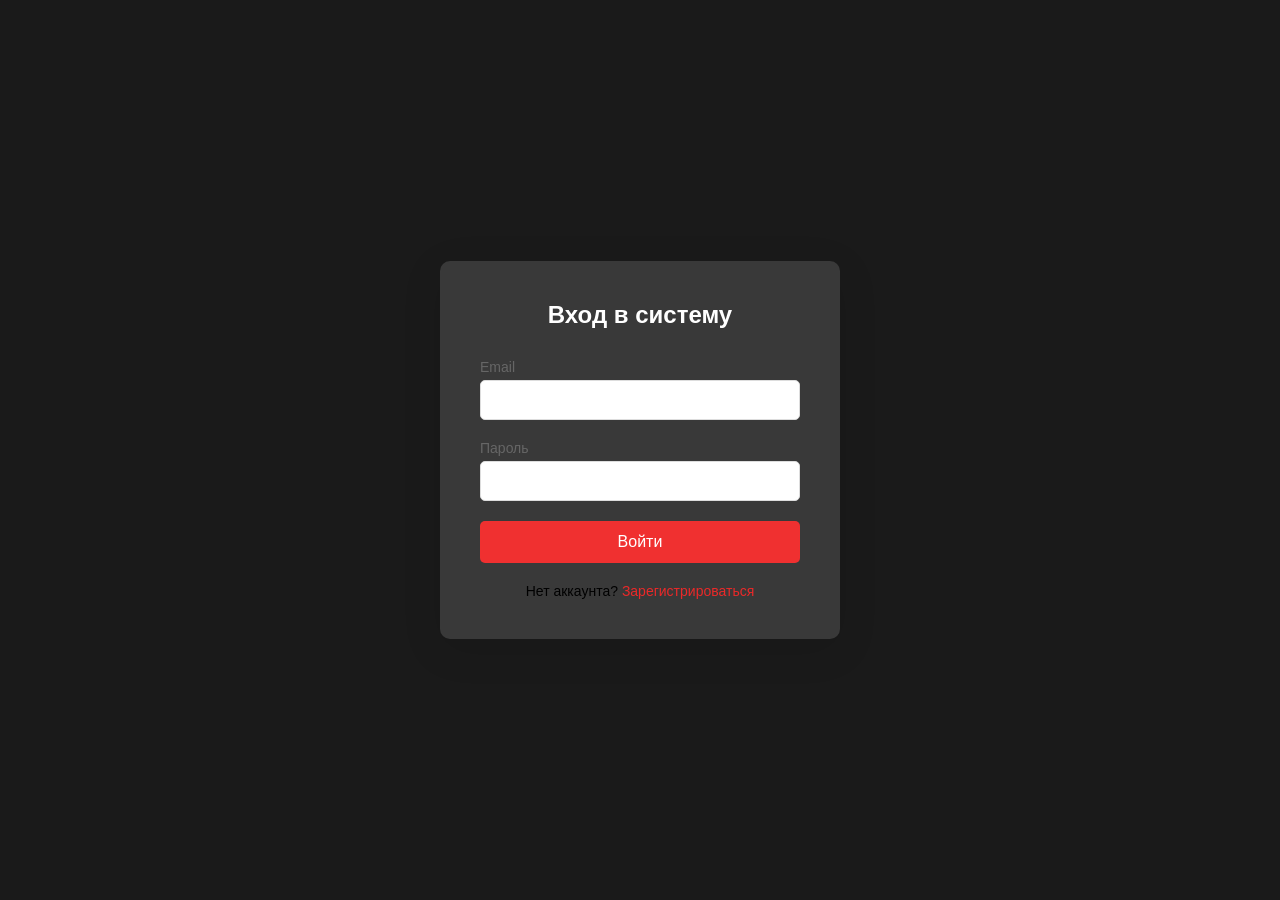
<file: lab5-1/admin/login.html>
<!DOCTYPE html>
<html lang="ru">
<head>
    <meta charset="UTF-8">
    <meta name="viewport" content="width=device-width, initial-scale=1.0">
    <title>Вход</title>
    <link rel="stylesheet" href="./style/login.css">
</head>
<body>
    <div class="container">
        <h2>Вход в систему</h2>
        <div id="error" class="error" style="display: none;"></div>
        <form id="loginForm">
            <div class="form-group">
                <label>Email</label>
                <input type="email" id="email" required>
            </div>
            <div class="form-group">
                <label>Пароль</label>
                <input type="password" id="password" required>
            </div>
            <button type="submit">Войти</button>
        </form>
        <div class="link">
            Нет аккаунта? <a href="register.html">Зарегистрироваться</a>
        </div>
    </div>

    <script type="module">
        import { authService } from './auth.service.js';

        const form = document.getElementById('loginForm');
        const errorDiv = document.getElementById('error');

        if (authService.isAuthenticated()) {
            window.location.href = '/admin.html';
        }

        form.addEventListener('submit', async (e) => {
            e.preventDefault();
            
            const email = document.getElementById('email').value;
            const password = document.getElementById('password').value;

            errorDiv.style.display = 'none';

            try {
                const response = await authService.login(email, password);
                
                if (response.success) {
                    window.location.href = '/admin.html';
                } else {
                    showError(response.error || 'Ошибка входа');
                }
            } catch (error) {
                showError('Ошибка соединения с сервером');
            }
        });

        function showError(message) {
            errorDiv.textContent = message;
            errorDiv.style.display = 'block';
            setTimeout(() => {
                errorDiv.style.display = 'none';
            }, 3000);
        }
    </script>
</body>
</html>
</file>
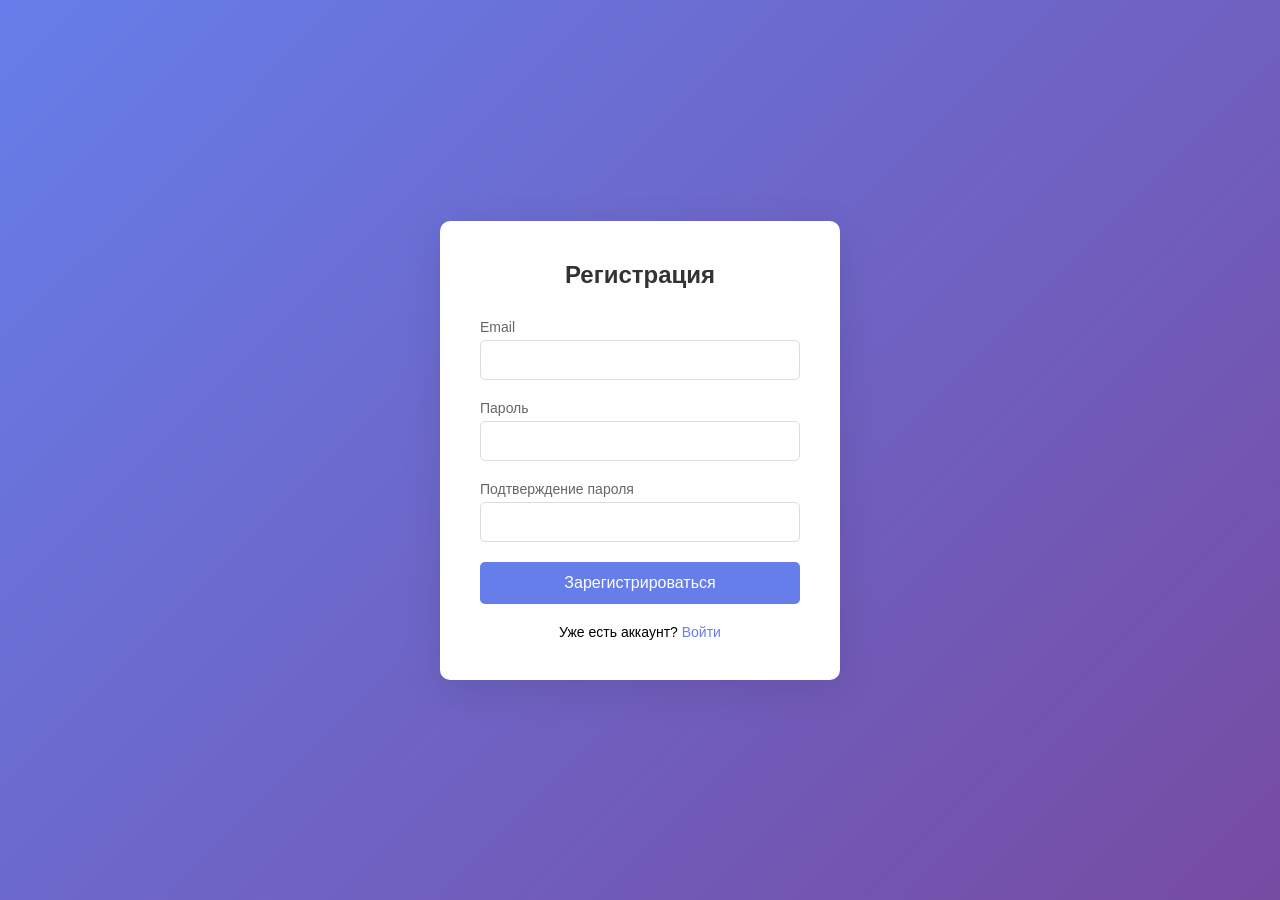
<file: lab5-1/admin/register.html>
<!DOCTYPE html>
<html lang="ru">
<head>
    <meta charset="UTF-8">
    <meta name="viewport" content="width=device-width, initial-scale=1.0">
    <title>Регистрация</title>
    <link rel="stylesheet" href="./style/register.css">
</head>
<body>
    <div class="container">
        <h2>Регистрация</h2>
        <div id="message"></div>
        <form id="registerForm">
            <div class="form-group">
                <label>Email</label>
                <input type="email" id="email" required>
            </div>
            <div class="form-group">
                <label>Пароль</label>
                <input type="password" id="password" required>
            </div>
            <div class="form-group">
                <label>Подтверждение пароля</label>
                <input type="password" id="confirmPassword" required>
            </div>
            <button type="submit">Зарегистрироваться</button>
        </form>
        <div class="link">
            Уже есть аккаунт? <a href="login.html">Войти</a>
        </div>
    </div>

    <script type="module">
        import { authService } from './auth.service.js';

        const form = document.getElementById('registerForm');
        const messageDiv = document.getElementById('message');

        form.addEventListener('submit', async (e) => {
            e.preventDefault();
            
            const email = document.getElementById('email').value;
            const password = document.getElementById('password').value;
            const confirmPassword = document.getElementById('confirmPassword').value;

            if (password !== confirmPassword) {
                showMessage('Пароли не совпадают', 'error');
                return;
            }

            if (password.length < 6) {
                showMessage('Пароль должен содержать минимум 6 символов', 'error');
                return;
            }

            try {
                const response = await authService.register(email, password);
                
                if (response.success) {
                    showMessage('Регистрация успешна! Перенаправление...', 'success');
                    setTimeout(() => {
                        window.location.href = '/admin.html';
                    }, 2000);
                } else {
                    showMessage(response.error || 'Ошибка регистрации', 'error');
                }
            } catch (error) {
                showMessage('Ошибка соединения с сервером', 'error');
            }
        });

        function showMessage(message, type) {
            messageDiv.className = type;
            messageDiv.textContent = message;
            messageDiv.style.display = 'block';
            
            if (type === 'success') {
                setTimeout(() => {
                    messageDiv.style.display = 'none';
                }, 3000);
            }
        }
    </script>
</body>
</html>
</file>
<file: lab4/style.css>
body {
    font-family: Arial, sans-serif;
    background: linear-gradient(135deg, #4e73df, #1cc88a);
    margin: 0;
    padding: 0;
}

form {
    background: #ffffff;
    max-width: 600px;
    margin: 50px auto;
    padding: 30px 40px;
    border-radius: 12px;
    box-shadow: 0 15px 35px rgba(0, 0, 0, 0.2);
}

h1 {
    text-align: center;
}

input[type="text"],
input[type="tel"],
input[type="email"],
input[type="date"],
select,
textarea {
    width: 100%;
    padding: 10px 12px;
    margin-top: 5px;
    margin-bottom: 20px;
    border: 1px solid #ccc;
    border-radius: 8px;
    font-size: 14px;
    transition: 0.3s;
    box-sizing: border-box;
}

input:focus,
select:focus,
textarea:focus {
    border-color: #4e73df;
    outline: none;
    box-shadow: 0 0 5px rgba(78, 115, 223, 0.5);
}

textarea {
    min-height: 100px;
    resize: vertical;
}

select {
    height: 140px;
}

input[type="radio"],
input[type="checkbox"] {
    margin-right: 6px;
}

button {
    width: 100%;
    padding: 12px;
    background: #4e73df;
    color: white;
    font-size: 16px;
    border: none;
    border-radius: 8px;
    cursor: pointer;
    transition: 0.3s;
}

button:hover {
    background: #2e59d9;
}

label {
    font-weight: bold;
}

body {
    font-family: Arial, sans-serif;
    background: linear-gradient(135deg, #4e73df, #1cc88a);
    margin: 0;
    padding: 0;
}

form {
    background: #ffffff;
    max-width: 650px;
    margin: 50px auto;
    padding: 30px 40px;
    border-radius: 12px;
    box-shadow: 0 15px 35px rgba(0, 0, 0, 0.2);
}

h1 {
    text-align: center;
    margin-bottom: 25px;
}

.field {
    margin-bottom: 20px;
}

input, select, textarea {
    width: 100%;
    padding: 10px 12px;
    margin-top: 5px;
    border: 1px solid #ccc;
    border-radius: 8px;
    font-size: 14px;
    transition: 0.3s;
    box-sizing: border-box;
}

input:focus, select:focus, textarea:focus {
    border-color: #4e73df;
    outline: none;
    box-shadow: 0 0 5px rgba(78, 115, 223, 0.5);
}

.error-field {
    border: 2px solid red !important;
}

.error-text {
    color: red;
    font-size: 13px;
    margin-top: 5px;
}

.success {
    text-align: center;
    background: #d4edda;
    color: #155724;
    padding: 12px;
    border-radius: 8px;
    margin-bottom: 20px;
}

button {
    width: 100%;
    padding: 12px;
    background: #4e73df;
    color: white;
    font-size: 16px;
    border: none;
    border-radius: 8px;
    cursor: pointer;
    transition: 0.3s;
}

button:hover {
    background: #2e59d9;
}

label {
    font-weight: bold;
}

.radio-group {
    display: flex;
    gap: 30px;
    margin-top: 8px;
}

.radio-item {
    display: flex;
    align-items: center;
    gap: 6px;
    font-weight: normal;
}
</file>
<file: lab5-1/admin/style/login.css>
* {
  margin: 0;
  padding: 0;
  box-sizing: border-box;
}

body {
  font-family:
    -apple-system, BlinkMacSystemFont, "Segoe UI", Roboto, Oxygen, Ubuntu,
    sans-serif;
  background: #1a1a1a;
  height: 100vh;
  display: flex;
  align-items: center;
  justify-content: center;
}

.container {
  background: rgb(57, 57, 57);
  border-radius: 10px;
  padding: 40px;
  width: 100%;
  max-width: 400px;
  box-shadow: 0 10px 40px rgba(0, 0, 0, 0.1);
}

h2 {
  text-align: center;
  margin-bottom: 30px;
  color: #ffffff;
}

.form-group {
  margin-bottom: 20px;
}

label {
  display: block;
  margin-bottom: 5px;
  color: #666;
  font-size: 14px;
}

input {
  width: 100%;
  padding: 10px;
  border: 1px solid #ddd;
  border-radius: 5px;
  font-size: 16px;
  transition: border-color 0.3s;
}

input:focus {
  outline: none;
  border-color: #f62424;
}

button {
  width: 100%;
  padding: 12px;
  background: #f03030;
  color: white;
  border: none;
  border-radius: 5px;
  font-size: 16px;
  cursor: pointer;
  transition: background 0.3s;
}

button:hover {
  background: #5a67d8;
}

.error {
  background: #fee;
  color: #c33;
  padding: 10px;
  border-radius: 5px;
  margin-bottom: 20px;
  font-size: 14px;
  text-align: center;
}

.link {
  text-align: center;
  margin-top: 20px;
  font-size: 14px;
}

.link a {
  color: #eb2929;
  text-decoration: none;
}

.link a:hover {
  text-decoration: underline;
}
</file>
<file: lab5-1/admin/style/register.css>
* {
  margin: 0;
  padding: 0;
  box-sizing: border-box;
}

body {
  font-family:
    -apple-system, BlinkMacSystemFont, "Segoe UI", Roboto, Oxygen, Ubuntu,
    sans-serif;
  background: linear-gradient(135deg, #667eea 0%, #764ba2 100%);
  height: 100vh;
  display: flex;
  align-items: center;
  justify-content: center;
}

.container {
  background: white;
  border-radius: 10px;
  padding: 40px;
  width: 100%;
  max-width: 400px;
  box-shadow: 0 10px 40px rgba(0, 0, 0, 0.1);
}

h2 {
  text-align: center;
  margin-bottom: 30px;
  color: #333;
}

.form-group {
  margin-bottom: 20px;
}

label {
  display: block;
  margin-bottom: 5px;
  color: #666;
  font-size: 14px;
}

input {
  width: 100%;
  padding: 10px;
  border: 1px solid #ddd;
  border-radius: 5px;
  font-size: 16px;
  transition: border-color 0.3s;
}

input:focus {
  outline: none;
  border-color: #667eea;
}

button {
  width: 100%;
  padding: 12px;
  background: #667eea;
  color: white;
  border: none;
  border-radius: 5px;
  font-size: 16px;
  cursor: pointer;
  transition: background 0.3s;
}

button:hover {
  background: #5a67d8;
}

.error {
  background: #fee;
  color: #c33;
  padding: 10px;
  border-radius: 5px;
  margin-bottom: 20px;
  font-size: 14px;
  text-align: center;
}

.success {
  background: #efe;
  color: #3c3;
  padding: 10px;
  border-radius: 5px;
  margin-bottom: 20px;
  font-size: 14px;
  text-align: center;
}

.link {
  text-align: center;
  margin-top: 20px;
  font-size: 14px;
}

.link a {
  color: #667eea;
  text-decoration: none;
}

.link a:hover {
  text-decoration: underline;
}
</file>
